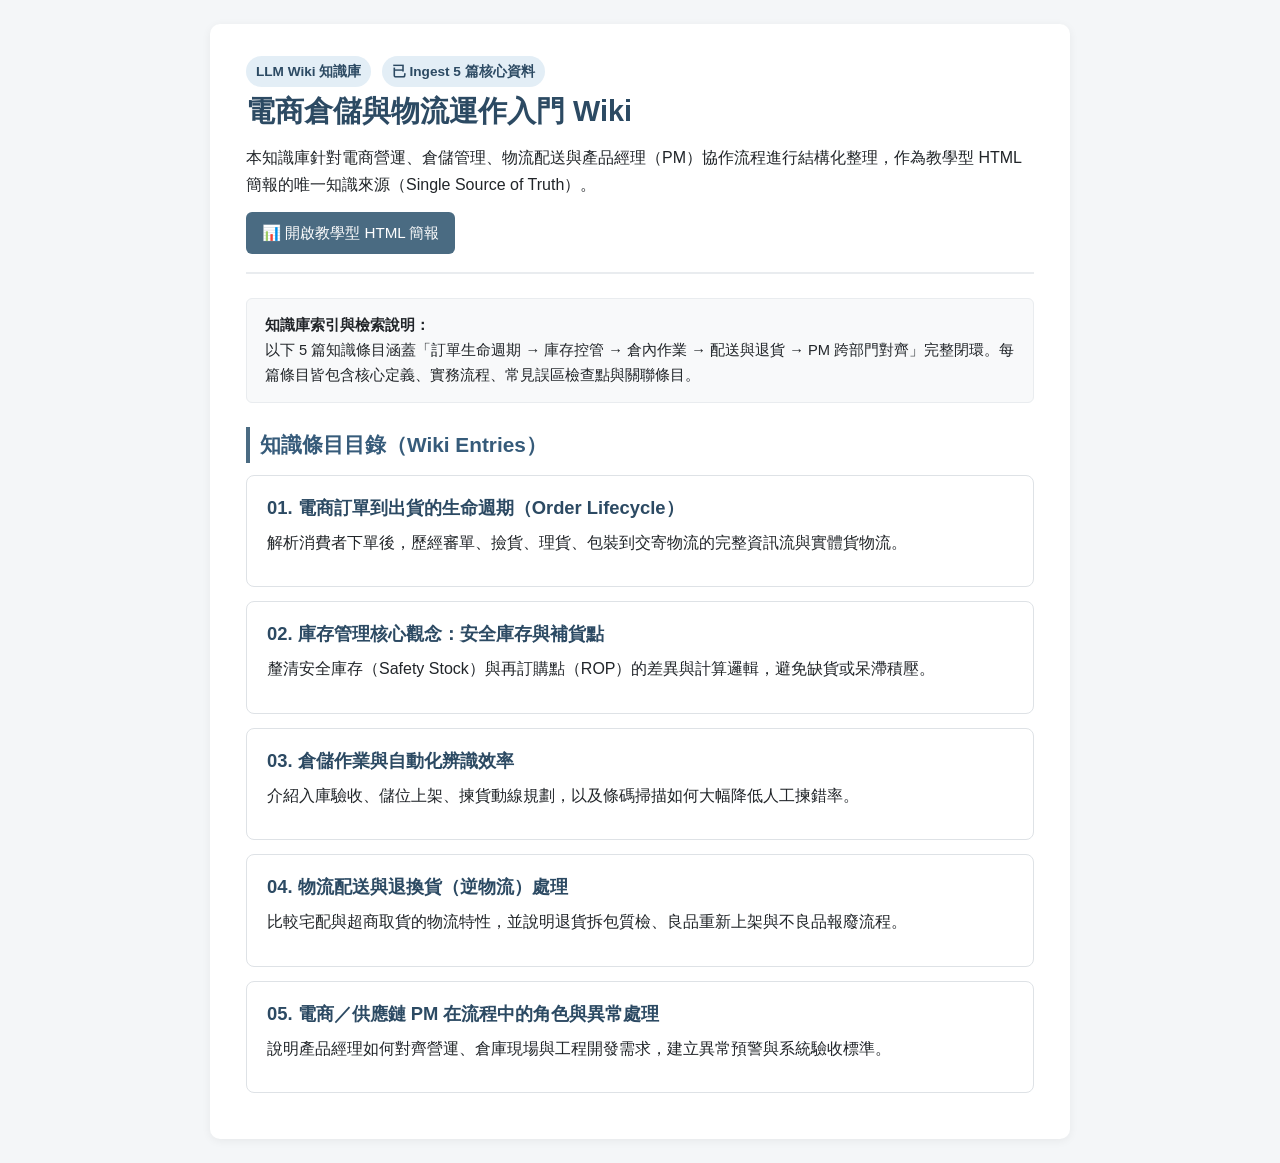
<file: index.html>
<!DOCTYPE html>
<html lang="zh-Hant">
<head>
    <meta charset="UTF-8">
    <meta name="viewport" content="width=device-width, initial-scale=1.0">
    <title>電商倉儲與物流運作 LLM Wiki 知識庫</title>
    <link rel="stylesheet" href="style.css">
</head>
<body>
    <div class="container">
        <header>
            <span class="badge">LLM Wiki 知識庫</span>
            <span class="badge">已 Ingest 5 篇核心資料</span>
            <h1>電商倉儲與物流運作入門 Wiki</h1>
            <p>本知識庫針對電商營運、倉儲管理、物流配送與產品經理（PM）協作流程進行結構化整理，作為教學型 HTML 簡報的唯一知識來源（Single Source of Truth）。</p>
            <div class="nav-bar">
                <a href="slides.html" class="btn">📊 開啟教學型 HTML 簡報</a>
            </div>
        </header>

        <div class="meta-box">
            <strong>知識庫索引與檢索說明：</strong><br>
            以下 5 篇知識條目涵蓋「訂單生命週期 → 庫存控管 → 倉內作業 → 配送與退貨 → PM 跨部門對齊」完整閉環。每篇條目皆包含核心定義、實務流程、常見誤區檢查點與關聯條目。
        </div>

        <h2>知識條目目錄（Wiki Entries）</h2>
        <ul class="wiki-list">
            <li class="wiki-card">
                <a href="wiki/01-order-lifecycle.html">01. 電商訂單到出貨的生命週期（Order Lifecycle）</a>
                <p>解析消費者下單後，歷經審單、撿貨、理貨、包裝到交寄物流的完整資訊流與實體貨物流。</p>
            </li>
            <li class="wiki-card">
                <a href="wiki/02-inventory-management.html">02. 庫存管理核心觀念：安全庫存與補貨點</a>
                <p>釐清安全庫存（Safety Stock）與再訂購點（ROP）的差異與計算邏輯，避免缺貨或呆滯積壓。</p>
            </li>
            <li class="wiki-card">
                <a href="wiki/03-warehouse-operations.html">03. 倉儲作業與自動化辨識效率</a>
                <p>介紹入庫驗收、儲位上架、揀貨動線規劃，以及條碼掃描如何大幅降低人工揀錯率。</p>
            </li>
            <li class="wiki-card">
                <a href="wiki/04-delivery-and-returns.html">04. 物流配送與退換貨（逆物流）處理</a>
                <p>比較宅配與超商取貨的物流特性，並說明退貨拆包質檢、良品重新上架與不良品報廢流程。</p>
            </li>
            <li class="wiki-card">
                <a href="wiki/05-pm-role.html">05. 電商／供應鏈 PM 在流程中的角色與異常處理</a>
                <p>說明產品經理如何對齊營運、倉庫現場與工程開發需求，建立異常預警與系統驗收標準。</p>
            </li>
        </ul>
    </div>
</body>
</html>
</file>
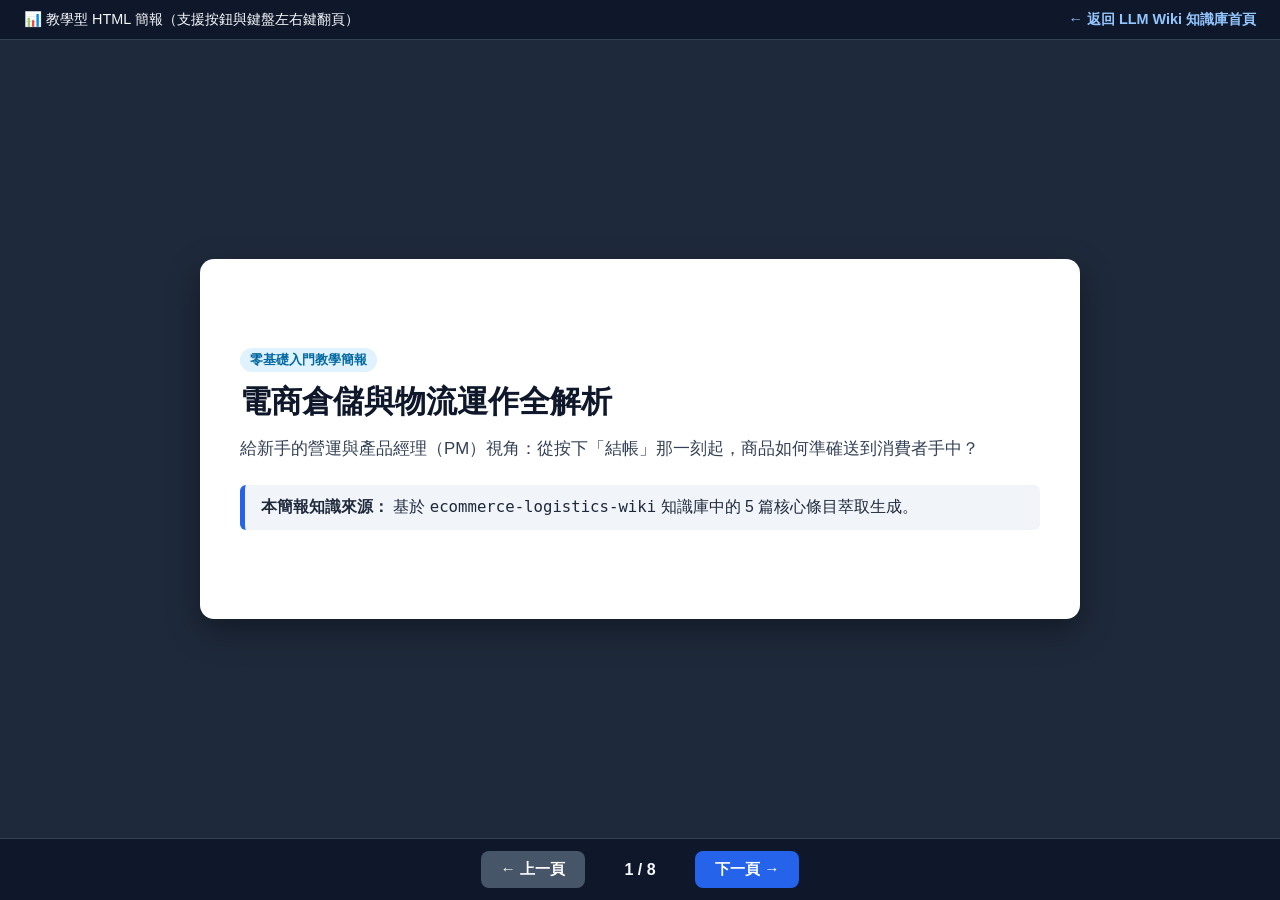
<file: slides.html>
<!DOCTYPE html>
<html lang="zh-Hant">
<head>
    <meta charset="UTF-8">
    <meta name="viewport" content="width=device-width, initial-scale=1.0">
    <title>教學簡報：電商倉儲與物流運作入門</title>
    <style>
        * { box-sizing: border-box; margin: 0; padding: 0; }
        body {
            font-family: -apple-system, BlinkMacSystemFont, "Segoe UI", "Microsoft JhengHei", sans-serif;
            background-color: #1E293B;
            color: #F8FAFC;
            height: 100vh;
            display: flex;
            flex-direction: column;
            justify-content: space-between;
            overflow: hidden;
        }
        .top-bar {
            display: flex;
            justify-content: space-between;
            align-items: center;
            padding: 10px 24px;
            background-color: #0F172A;
            border-bottom: 1px solid #334155;
            font-size: 0.9rem;
        }
        .top-bar a {
            color: #93C5FD;
            text-decoration: none;
            font-weight: 600;
        }
        .slide-stage {
            flex: 1;
            display: flex;
            align-items: center;
            justify-content: center;
            padding: 14px 24px;
            overflow-y: auto;
        }
        .slide {
            display: none;
            background: #FFFFFF;
            color: #1E293B;
            width: 100%;
            max-width: 880px;
            min-height: 360px;
            max-height: 100%;
            border-radius: 14px;
            padding: 28px 40px;
            box-shadow: 0 12px 32px rgba(0,0,0,0.35);
            flex-direction: column;
            justify-content: center;
            overflow-y: auto;
        }
        .slide.active { display: flex; }
        .slide-tag {
            display: inline-block;
            background: #E0F2FE;
            color: #0369A1;
            font-weight: 700;
            font-size: 0.82rem;
            padding: 3px 10px;
            border-radius: 20px;
            margin-bottom: 10px;
            width: fit-content;
        }
        .slide h1 { font-size: 1.95rem; color: #0F172A; margin-bottom: 12px; line-height: 1.3; }
        .slide h2 { font-size: 1.5rem; color: #1E3A8A; margin-bottom: 14px; border-bottom: 2px solid #E2E8F0; padding-bottom: 8px; }
        .slide p { font-size: 1.05rem; line-height: 1.65; color: #334155; margin-bottom: 10px; }
        .slide ul { margin-left: 24px; font-size: 1.02rem; line-height: 1.7; color: #334155; }
        .slide li { margin-bottom: 8px; }
        .highlight-box {
            background: #F1F5F9;
            border-left: 5px solid #2563EB;
            padding: 12px 16px;
            border-radius: 6px;
            margin-top: 12px;
            font-size: 0.98rem;
            color: #1E293B;
        }
        .grid-2 {
            display: grid;
            grid-template-columns: 1fr 1fr;
            gap: 16px;
            margin-top: 8px;
        }
        .card {
            background: #F8FAFC;
            border: 1px solid #CBD5E1;
            border-radius: 8px;
            padding: 14px;
        }
        .card h3 { color: #0369A1; margin-bottom: 6px; font-size: 1.08rem; }
        .controls {
            display: flex;
            justify-content: center;
            align-items: center;
            gap: 20px;
            padding: 12px;
            background-color: #0F172A;
            border-top: 1px solid #334155;
            flex-shrink: 0;
        }
        button {
            background: #2563EB;
            color: white;
            border: none;
            padding: 8px 20px;
            border-radius: 8px;
            font-size: 0.95rem;
            font-weight: 600;
            cursor: pointer;
        }
        button:disabled { background: #475569; cursor: not-allowed; }
        button:hover:not(:disabled) { background: #1D4ED8; }
        #page-indicator { font-weight: 600; min-width: 70px; text-align: center; }
    </style>
</head>
<body>
    <div class="top-bar">
        <span>📊 教學型 HTML 簡報（支援按鈕與鍵盤左右鍵翻頁）</span>
        <a href="index.html">← 返回 LLM Wiki 知識庫首頁</a>
    </div>

    <div class="slide-stage">
        <!-- Slide 1 -->
        <div class="slide active">
            <span class="slide-tag">零基礎入門教學簡報</span>
            <h1>電商倉儲與物流運作全解析</h1>
            <p>給新手的營運與產品經理（PM）視角：從按下「結帳」那一刻起，商品如何準確送到消費者手中？</p>
            <div class="highlight-box">
                <strong>本簡報知識來源：</strong> 基於 <code>ecommerce-logistics-wiki</code> 知識庫中的 5 篇核心條目萃取生成。
            </div>
        </div>

        <!-- Slide 2 -->
        <div class="slide">
            <span class="slide-tag">單元 01｜訂單生命週期</span>
            <h2>按下結帳後，一張訂單經歷了什麼？</h2>
            <p>電商出貨不是「看到訂單就拿去寄」，而是<strong>資訊流</strong>與<strong>實物流</strong>的接力賽：</p>
            <ul>
                <li><strong>1. 下單與審單：</strong> 確認付款成功、地址完整，並檢查系統庫存是否足夠（扣除可用庫存）。</li>
                <li><strong>2. 轉單至倉庫（WMS）：</strong> 訂單派發給倉庫，產生揀貨清單。</li>
                <li><strong>3. 揀貨與理貨：</strong> 人員依儲位把商品拿出來，並按不同買家的訂單分堆。</li>
                <li><strong>4. 打包與貼單：</strong> 裝箱防撞、列印物流託運單，交給物流司機刷碼收件。</li>
            </ul>
        </div>

        <!-- Slide 3 -->
        <div class="slide">
            <span class="slide-tag">單元 02｜庫存管理核心</span>
            <h2>別再搞混！「安全庫存」vs「補貨點」</h2>
            <p>新手最常把這兩個名詞當成同一件事，但它們在系統裡扮演完全不同的角色：</p>
            <div class="grid-2">
                <div class="card">
                    <h3>🛡️ 安全庫存（Safety Stock）</h3>
                    <p><strong>定義：</strong> 為了防範「突然爆單」或「廠商延遲交貨」而預留的<strong>保命底線庫存</strong>。</p>
                    <p><strong>白話比喻：</strong> 錢包裡平常絕對不花掉的 1,000 元緊急備用金。</p>
                </div>
                <div class="card">
                    <h3>🔔 補貨點（Reorder Point, ROP）</h3>
                    <p><strong>定義：</strong> 觸發「該向供應商叫貨」的<strong>警戒線水位</strong>。</p>
                    <p><strong>公式邏輯：</strong> 補貨點 =（每天平均銷量 × 進貨天數）＋ 安全庫存。</p>
                </div>
            </div>
        </div>

        <!-- Slide 4 -->
        <div class="slide">
            <span class="slide-tag">單元 03｜倉儲作業與辨識</span>
            <h2>倉庫怎麼做到「又快又不會拿錯貨」？</h2>
            <ul>
                <li><strong>標準化入庫與儲位管理：</strong> 商品進倉先驗收貼標，並綁定固定貨架編號（儲位），不靠老員工記憶找貨。</li>
                <li><strong>揀貨動線優化：</strong> 系統自動將同一區（例如 A 區貨架）的訂單合併成「批次揀貨」，減少人員來回走動時間。</li>
                <li><strong>條碼掃描防呆（核心關鍵）：</strong> 揀貨與打包時刷商品條碼，若拿錯顏色或尺寸，系統立刻發出警示音阻擋出貨。</li>
            </ul>
            <div class="highlight-box">
                💡 <strong>重點觀念：</strong> 倉儲效率的核心在於「用系統防呆取代人工記憶」。
            </div>
        </div>

        <!-- Slide 5 -->
        <div class="slide">
            <span class="slide-tag">單元 04｜物流配送與逆物流</span>
            <h2>貨寄出去之後：正向配送與退貨處理</h2>
            <div class="grid-2">
                <div class="card">
                    <h3>🚚 正向物流（送到買家手上）</h3>
                    <p><strong>宅配：</strong> 適合大型、重物或冷藏生鮮，直接送到府，但需注意無人簽收問題。</p>
                    <p><strong>超商取貨：</strong> 台灣電商主流，取貨率高，但有嚴格的材積與重量上限。</p>
                </div>
                <div class="card">
                    <h3>🔄 逆物流（買家申請退貨）</h3>
                    <p>退貨不是直接放回貨架！必須經過<strong>「拆包質檢」</strong>：</p>
                    <p>確認包裝完整、無使用痕跡才轉為「良品重新上架」；受損則列為不良品報廢或整新。</p>
                </div>
            </div>
        </div>

        <!-- Slide 6 -->
        <div class="slide">
            <span class="slide-tag">單元 05｜PM 在供應鏈的角色</span>
            <h2>電商／供應鏈 PM 每天在解決什麼問題？</h2>
            <p>PM 是連接「業務營運」、「倉庫現場」與「工程師」的翻譯官與流程設計者：</p>
            <ul>
                <li><strong>對齊需求與防呆：</strong> 營運想做「買 A 送 B 活動」，PM 需提前確認倉庫系統是否支援自動帶出贈品，避免漏寄。</li>
                <li><strong>設計異常處理機制：</strong> 當發生「超賣（庫存不足）」或「物流包裹遺失」時，制定系統自動通知與客服補寄 SOP。</li>
                <li><strong>定義數據與驗收指標：</strong> 追蹤揀貨正確率、出貨準時率與庫存週轉天數，持續優化系統流程。</li>
            </ul>
        </div>

        <!-- Slide 7 -->
        <div class="slide">
            <span class="slide-tag">全流程串聯總結</span>
            <h2>一張表看懂五大環節的協作關係</h2>
            <ul>
                <li><strong>訂單層（前台）：</strong> 接單並鎖定庫存 → 確保不超賣。</li>
                <li><strong>庫存層（規劃）：</strong> 監控補貨點與安全庫存 → 確保不斷貨。</li>
                <li><strong>倉儲層（現場）：</strong> 儲位導引與條碼掃描 → 確保不拿錯。</li>
                <li><strong>物流層（運輸）：</strong> 正向配送與退貨質檢 → 確保準時達與帳實相符。</li>
                <li><strong>PM 層（中樞）：</strong> 串聯系統規則與異常流程 → 讓整條鏈路順暢運轉。</li>
            </ul>
        </div>

        <!-- Slide 8 -->
        <div class="slide">
            <span class="slide-tag">延伸學習與驗證</span>
            <h2>想深入了解每個細節？</h2>
            <p>本簡報為教學精華版，若需查閱各單元的完整定義、計算範例與常見誤區檢查，請點擊下方按鈕前往 LLM Wiki 知識庫瀏覽完整條目。</p>
            <div class="highlight-box">
                👉 <a href="index.html" style="color: #1D4ED8; font-weight: bold;">返回《電商倉儲與物流運作入門 Wiki》查閱 5 篇完整資料</a>
            </div>
        </div>
    </div>

    <div class="controls">
        <button id="prev-btn" onclick="changeSlide(-1)">← 上一頁</button>
        <span id="page-indicator">1 / 8</span>
        <button id="next-btn" onclick="changeSlide(1)">下一頁 →</button>
    </div>

    <script>
        let currentSlide = 0;
        const slides = document.querySelectorAll('.slide');
        const prevBtn = document.getElementById('prev-btn');
        const nextBtn = document.getElementById('next-btn');
        const indicator = document.getElementById('page-indicator');

        function updateSlides() {
            slides.forEach((s, i) => s.classList.toggle('active', i === currentSlide));
            indicator.textContent = `${currentSlide + 1} / ${slides.length}`;
            prevBtn.disabled = currentSlide === 0;
            nextBtn.disabled = currentSlide === slides.length - 1;
        }

        function changeSlide(step) {
            const next = currentSlide + step;
            if (next >= 0 && next < slides.length) {
                currentSlide = next;
                updateSlides();
            }
        }

        document.addEventListener('keydown', (e) => {
            if (e.key === 'ArrowRight' || e.key === ' ') changeSlide(1);
            if (e.key === 'ArrowLeft') changeSlide(-1);
        });

        updateSlides();
    </script>
</body>
</html>
</file>
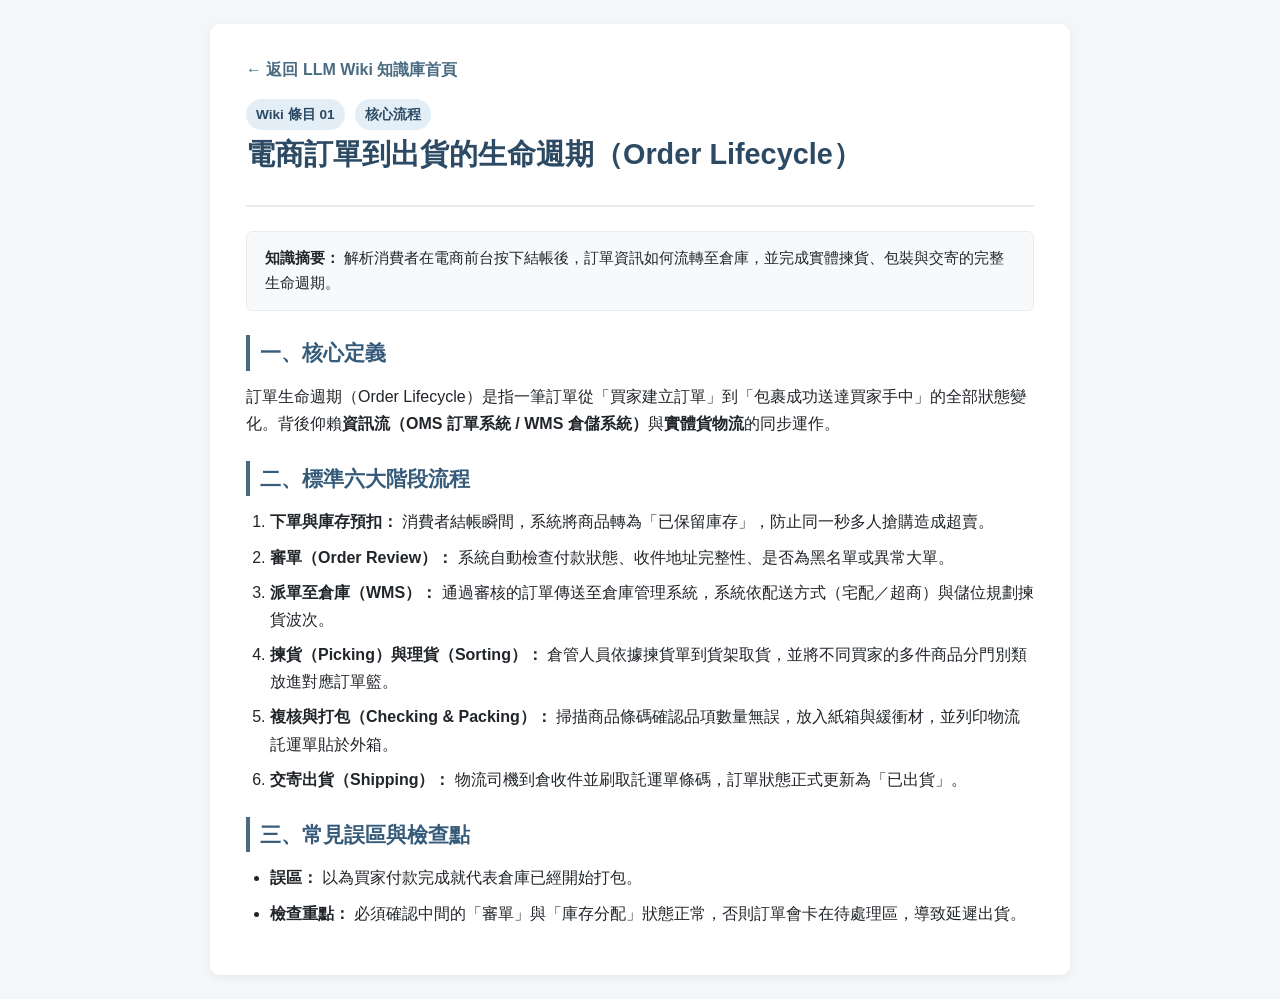
<file: wiki/01-order-lifecycle.html>
<!DOCTYPE html>
<html lang="zh-Hant">
<head>
    <meta charset="UTF-8">
    <meta name="viewport" content="width=device-width, initial-scale=1.0">
    <title>01. 電商訂單到出貨的生命週期 - LLM Wiki</title>
    <link rel="stylesheet" href="../style.css">
</head>
<body>
    <div class="container">
        <a href="../index.html" class="back-link">← 返回 LLM Wiki 知識庫首頁</a>
        <header>
            <span class="badge">Wiki 條目 01</span>
            <span class="badge">核心流程</span>
            <h1>電商訂單到出貨的生命週期（Order Lifecycle）</h1>
        </header>

        <div class="meta-box">
            <strong>知識摘要：</strong> 解析消費者在電商前台按下結帳後，訂單資訊如何流轉至倉庫，並完成實體揀貨、包裝與交寄的完整生命週期。
        </div>

        <h2>一、核心定義</h2>
        <p>訂單生命週期（Order Lifecycle）是指一筆訂單從「買家建立訂單」到「包裹成功送達買家手中」的全部狀態變化。背後仰賴<strong>資訊流（OMS 訂單系統 / WMS 倉儲系統）</strong>與<strong>實體貨物流</strong>的同步運作。</p>

        <h2>二、標準六大階段流程</h2>
        <ol class="content-list">
            <li><strong>下單與庫存預扣：</strong> 消費者結帳瞬間，系統將商品轉為「已保留庫存」，防止同一秒多人搶購造成超賣。</li>
            <li><strong>審單（Order Review）：</strong> 系統自動檢查付款狀態、收件地址完整性、是否為黑名單或異常大單。</li>
            <li><strong>派單至倉庫（WMS）：</strong> 通過審核的訂單傳送至倉庫管理系統，系統依配送方式（宅配／超商）與儲位規劃揀貨波次。</li>
            <li><strong>揀貨（Picking）與理貨（Sorting）：</strong> 倉管人員依據揀貨單到貨架取貨，並將不同買家的多件商品分門別類放進對應訂單籃。</li>
            <li><strong>複核與打包（Checking & Packing）：</strong> 掃描商品條碼確認品項數量無誤，放入紙箱與緩衝材，並列印物流託運單貼於外箱。</li>
            <li><strong>交寄出貨（Shipping）：</strong> 物流司機到倉收件並刷取託運單條碼，訂單狀態正式更新為「已出貨」。</li>
        </ol>

        <h2>三、常見誤區與檢查點</h2>
        <ul class="content-list">
            <li><strong>誤區：</strong> 以為買家付款完成就代表倉庫已經開始打包。</li>
            <li><strong>檢查重點：</strong> 必須確認中間的「審單」與「庫存分配」狀態正常，否則訂單會卡在待處理區，導致延遲出貨。</li>
        </ul>
    </div>
</body>
</html>
</file>
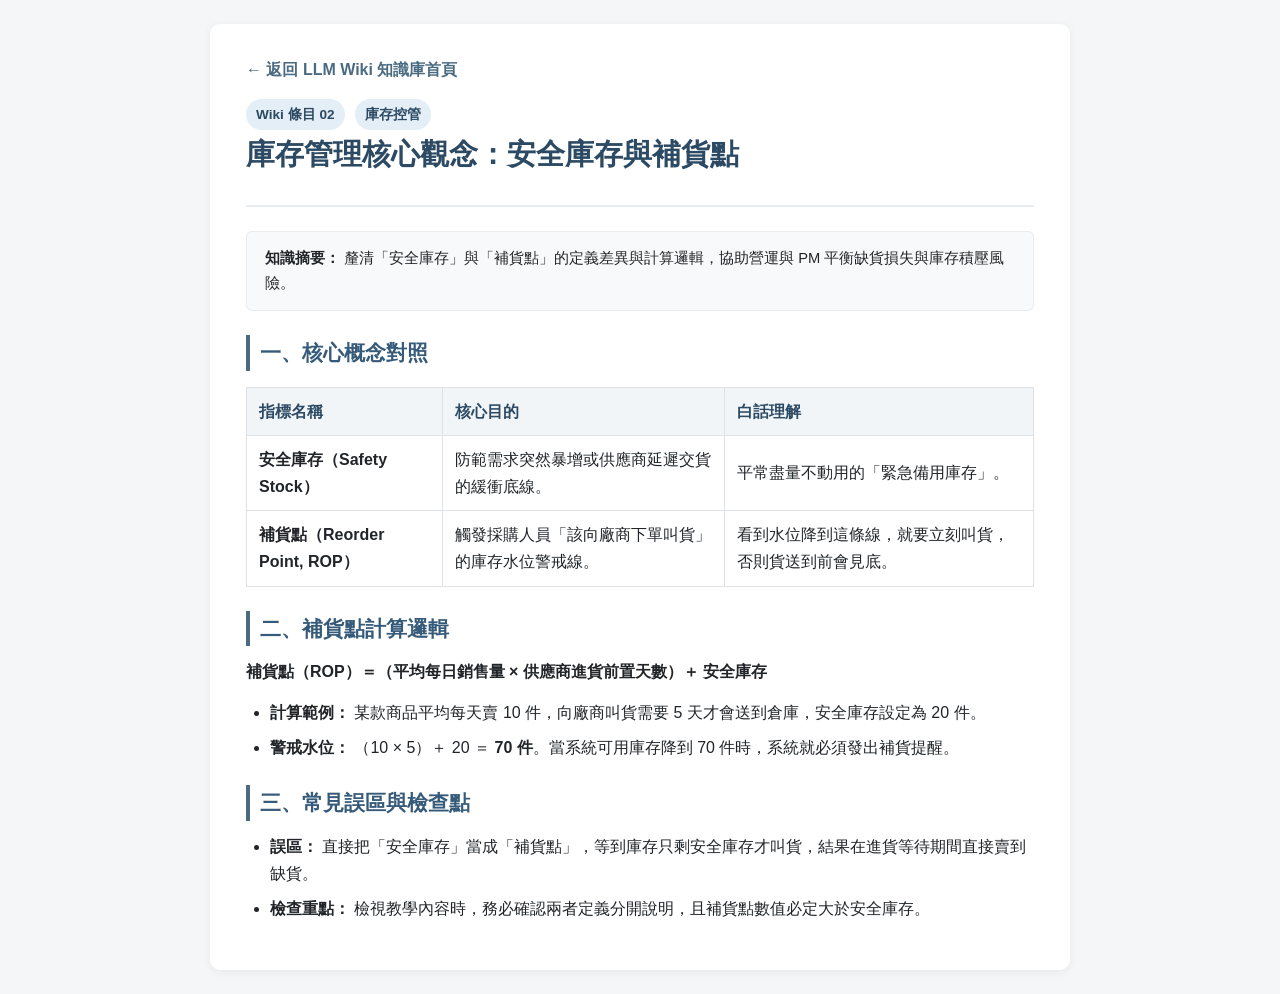
<file: wiki/02-inventory-management.html>
<!DOCTYPE html>
<html lang="zh-Hant">
<head>
    <meta charset="UTF-8">
    <meta name="viewport" content="width=device-width, initial-scale=1.0">
    <title>02. 庫存管理核心觀念 - LLM Wiki</title>
    <link rel="stylesheet" href="../style.css">
</head>
<body>
    <div class="container">
        <a href="../index.html" class="back-link">← 返回 LLM Wiki 知識庫首頁</a>
        <header>
            <span class="badge">Wiki 條目 02</span>
            <span class="badge">庫存控管</span>
            <h1>庫存管理核心觀念：安全庫存與補貨點</h1>
        </header>

        <div class="meta-box">
            <strong>知識摘要：</strong> 釐清「安全庫存」與「補貨點」的定義差異與計算邏輯，協助營運與 PM 平衡缺貨損失與庫存積壓風險。
        </div>

        <h2>一、核心概念對照</h2>
        <table>
            <thead>
                <tr>
                    <th>指標名稱</th>
                    <th>核心目的</th>
                    <th>白話理解</th>
                </tr>
            </thead>
            <tbody>
                <tr>
                    <td><strong>安全庫存（Safety Stock）</strong></td>
                    <td>防範需求突然暴增或供應商延遲交貨的緩衝底線。</td>
                    <td>平常盡量不動用的「緊急備用庫存」。</td>
                </tr>
                <tr>
                    <td><strong>補貨點（Reorder Point, ROP）</strong></td>
                    <td>觸發採購人員「該向廠商下單叫貨」的庫存水位警戒線。</td>
                    <td>看到水位降到這條線，就要立刻叫貨，否則貨送到前會見底。</td>
                </tr>
            </tbody>
        </table>

        <h2>二、補貨點計算邏輯</h2>
        <p><strong>補貨點（ROP）＝（平均每日銷售量 × 供應商進貨前置天數）＋ 安全庫存</strong></p>
        <ul class="content-list">
            <li><strong>計算範例：</strong> 某款商品平均每天賣 10 件，向廠商叫貨需要 5 天才會送到倉庫，安全庫存設定為 20 件。</li>
            <li><strong>警戒水位：</strong> （10 × 5）＋ 20 ＝ <strong>70 件</strong>。當系統可用庫存降到 70 件時，系統就必須發出補貨提醒。</li>
        </ul>

        <h2>三、常見誤區與檢查點</h2>
        <ul class="content-list">
            <li><strong>誤區：</strong> 直接把「安全庫存」當成「補貨點」，等到庫存只剩安全庫存才叫貨，結果在進貨等待期間直接賣到缺貨。</li>
            <li><strong>檢查重點：</strong> 檢視教學內容時，務必確認兩者定義分開說明，且補貨點數值必定大於安全庫存。</li>
        </ul>
    </div>
</body>
</html>
</file>
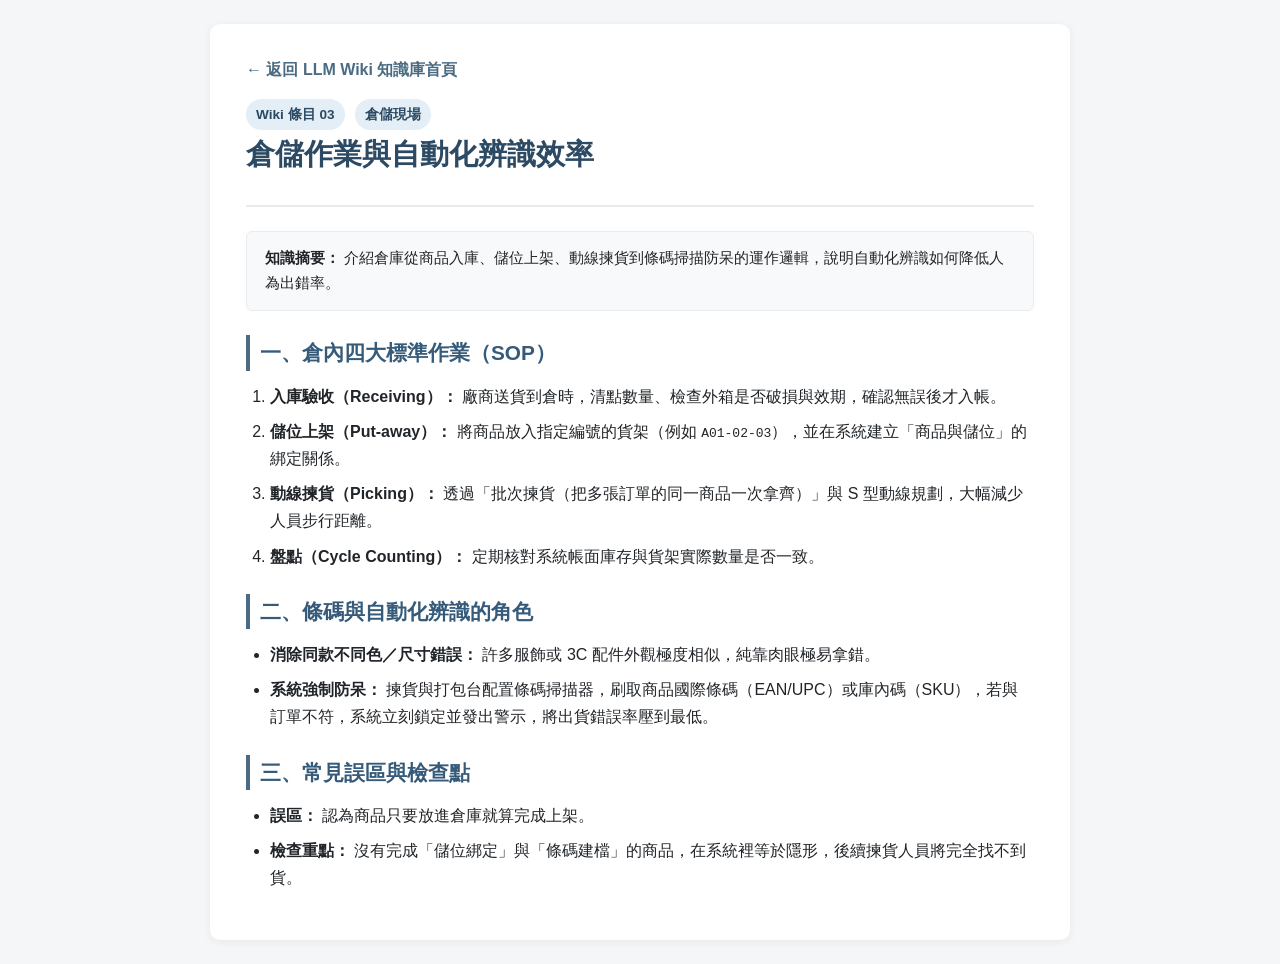
<file: wiki/03-warehouse-operations.html>
<!DOCTYPE html>
<html lang="zh-Hant">
<head>
    <meta charset="UTF-8">
    <meta name="viewport" content="width=device-width, initial-scale=1.0">
    <title>03. 倉儲作業與自動化辨識效率 - LLM Wiki</title>
    <link rel="stylesheet" href="../style.css">
</head>
<body>
    <div class="container">
        <a href="../index.html" class="back-link">← 返回 LLM Wiki 知識庫首頁</a>
        <header>
            <span class="badge">Wiki 條目 03</span>
            <span class="badge">倉儲現場</span>
            <h1>倉儲作業與自動化辨識效率</h1>
        </header>

        <div class="meta-box">
            <strong>知識摘要：</strong> 介紹倉庫從商品入庫、儲位上架、動線揀貨到條碼掃描防呆的運作邏輯，說明自動化辨識如何降低人為出錯率。
        </div>

        <h2>一、倉內四大標準作業（SOP）</h2>
        <ol class="content-list">
            <li><strong>入庫驗收（Receiving）：</strong> 廠商送貨到倉時，清點數量、檢查外箱是否破損與效期，確認無誤後才入帳。</li>
            <li><strong>儲位上架（Put-away）：</strong> 將商品放入指定編號的貨架（例如 <code>A01-02-03</code>），並在系統建立「商品與儲位」的綁定關係。</li>
            <li><strong>動線揀貨（Picking）：</strong> 透過「批次揀貨（把多張訂單的同一商品一次拿齊）」與 S 型動線規劃，大幅減少人員步行距離。</li>
            <li><strong>盤點（Cycle Counting）：</strong> 定期核對系統帳面庫存與貨架實際數量是否一致。</li>
        </ol>

        <h2>二、條碼與自動化辨識的角色</h2>
        <ul class="content-list">
            <li><strong>消除同款不同色／尺寸錯誤：</strong> 許多服飾或 3C 配件外觀極度相似，純靠肉眼極易拿錯。</li>
            <li><strong>系統強制防呆：</strong> 揀貨與打包台配置條碼掃描器，刷取商品國際條碼（EAN/UPC）或庫內碼（SKU），若與訂單不符，系統立刻鎖定並發出警示，將出貨錯誤率壓到最低。</li>
        </ul>

        <h2>三、常見誤區與檢查點</h2>
        <ul class="content-list">
            <li><strong>誤區：</strong> 認為商品只要放進倉庫就算完成上架。</li>
            <li><strong>檢查重點：</strong> 沒有完成「儲位綁定」與「條碼建檔」的商品，在系統裡等於隱形，後續揀貨人員將完全找不到貨。</li>
        </ul>
    </div>
</body>
</html>
</file>
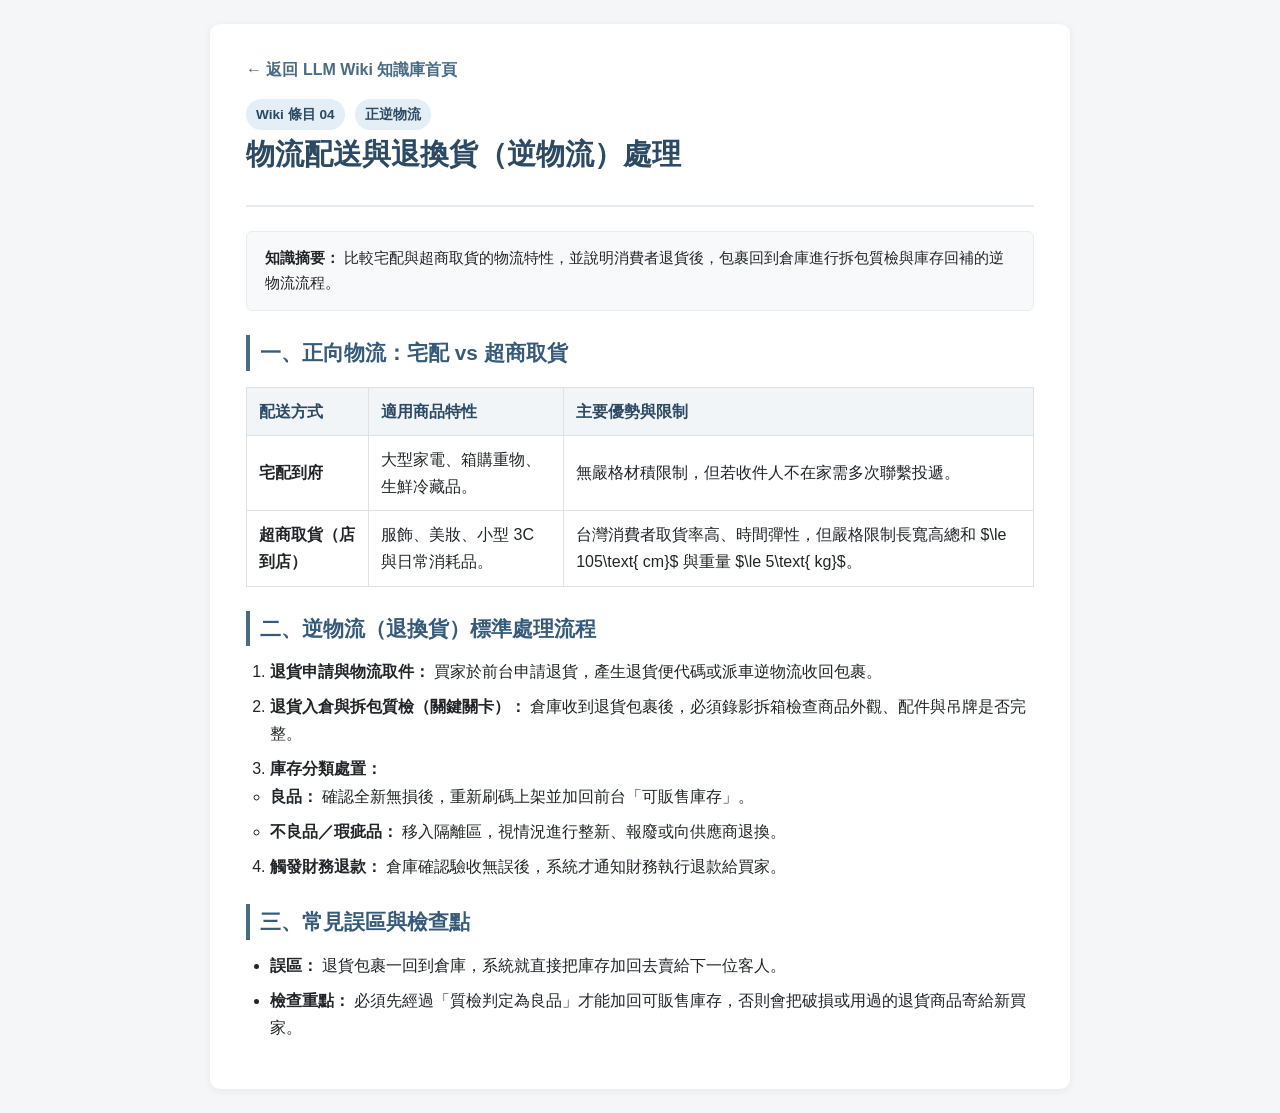
<file: wiki/04-delivery-and-returns.html>
<!DOCTYPE html>
<html lang="zh-Hant">
<head>
    <meta charset="UTF-8">
    <meta name="viewport" content="width=device-width, initial-scale=1.0">
    <title>04. 物流配送與退換貨處理 - LLM Wiki</title>
    <link rel="stylesheet" href="../style.css">
</head>
<body>
    <div class="container">
        <a href="../index.html" class="back-link">← 返回 LLM Wiki 知識庫首頁</a>
        <header>
            <span class="badge">Wiki 條目 04</span>
            <span class="badge">正逆物流</span>
            <h1>物流配送與退換貨（逆物流）處理</h1>
        </header>

        <div class="meta-box">
            <strong>知識摘要：</strong> 比較宅配與超商取貨的物流特性，並說明消費者退貨後，包裹回到倉庫進行拆包質檢與庫存回補的逆物流流程。
        </div>

        <h2>一、正向物流：宅配 vs 超商取貨</h2>
        <table>
            <thead>
                <tr>
                    <th>配送方式</th>
                    <th>適用商品特性</th>
                    <th>主要優勢與限制</th>
                </tr>
            </thead>
            <tbody>
                <tr>
                    <td><strong>宅配到府</strong></td>
                    <td>大型家電、箱購重物、生鮮冷藏品。</td>
                    <td>無嚴格材積限制，但若收件人不在家需多次聯繫投遞。</td>
                </tr>
                <tr>
                    <td><strong>超商取貨（店到店）</strong></td>
                    <td>服飾、美妝、小型 3C 與日常消耗品。</td>
                    <td>台灣消費者取貨率高、時間彈性，但嚴格限制長寬高總和 $\le 105\text{ cm}$ 與重量 $\le 5\text{ kg}$。</td>
                </tr>
            </tbody>
        </table>

        <h2>二、逆物流（退換貨）標準處理流程</h2>
        <ol class="content-list">
            <li><strong>退貨申請與物流取件：</strong> 買家於前台申請退貨，產生退貨便代碼或派車逆物流收回包裹。</li>
            <li><strong>退貨入倉與拆包質檢（關鍵關卡）：</strong> 倉庫收到退貨包裹後，必須錄影拆箱檢查商品外觀、配件與吊牌是否完整。</li>
            <li><strong>庫存分類處置：</strong>
                <ul>
                    <li><strong>良品：</strong> 確認全新無損後，重新刷碼上架並加回前台「可販售庫存」。</li>
                    <li><strong>不良品／瑕疵品：</strong> 移入隔離區，視情況進行整新、報廢或向供應商退換。</li>
                </ul>
            </li>
            <li><strong>觸發財務退款：</strong> 倉庫確認驗收無誤後，系統才通知財務執行退款給買家。</li>
        </ol>

        <h2>三、常見誤區與檢查點</h2>
        <ul class="content-list">
            <li><strong>誤區：</strong> 退貨包裹一回到倉庫，系統就直接把庫存加回去賣給下一位客人。</li>
            <li><strong>檢查重點：</strong> 必須先經過「質檢判定為良品」才能加回可販售庫存，否則會把破損或用過的退貨商品寄給新買家。</li>
        </ul>
    </div>
</body>
</html>
</file>
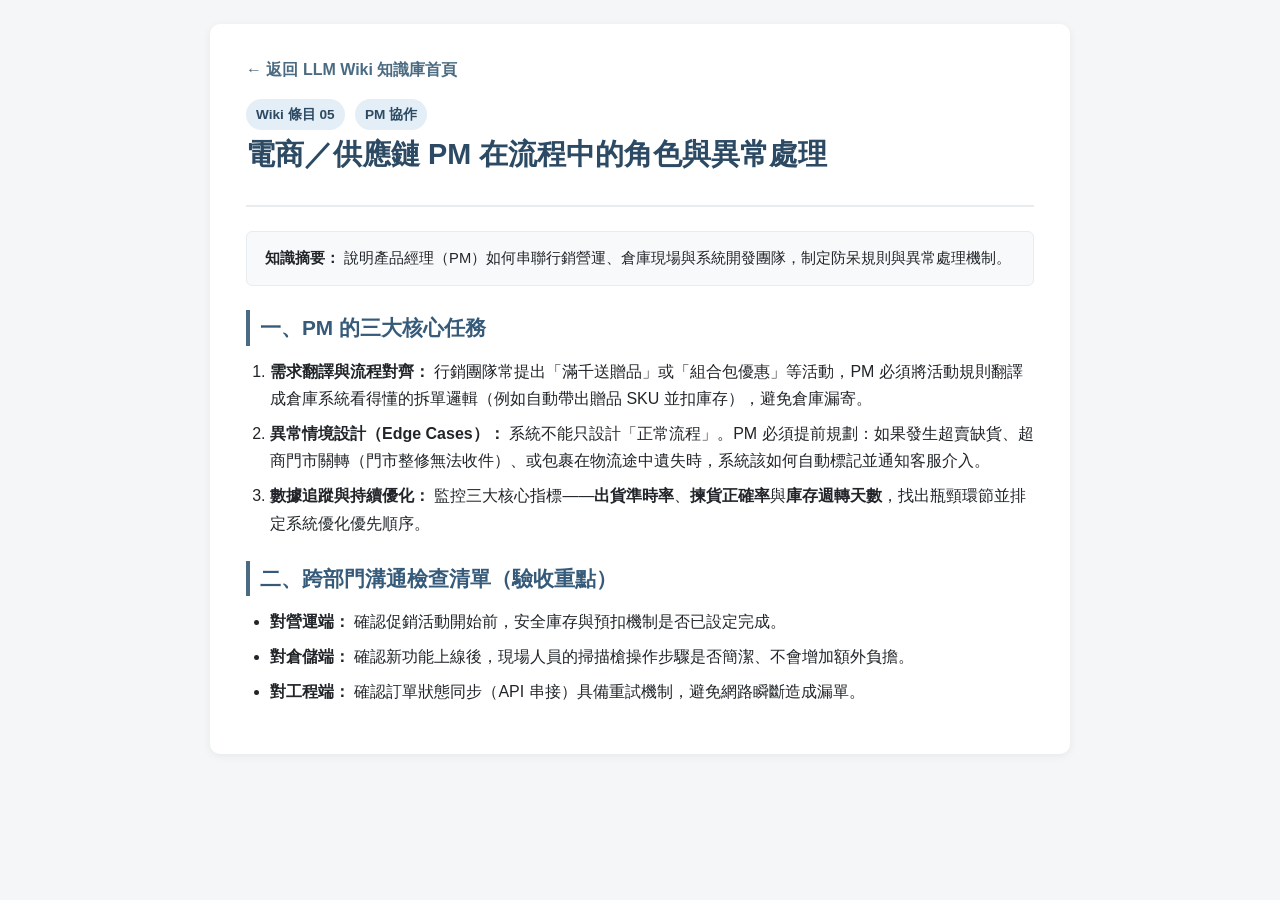
<file: wiki/05-pm-role.html>
<!DOCTYPE html>
<html lang="zh-Hant">
<head>
    <meta charset="UTF-8">
    <meta name="viewport" content="width=device-width, initial-scale=1.0">
    <title>05. 電商／供應鏈 PM 在流程中的角色 - LLM Wiki</title>
    <link rel="stylesheet" href="../style.css">
</head>
<body>
    <div class="container">
        <a href="../index.html" class="back-link">← 返回 LLM Wiki 知識庫首頁</a>
        <header>
            <span class="badge">Wiki 條目 05</span>
            <span class="badge">PM 協作</span>
            <h1>電商／供應鏈 PM 在流程中的角色與異常處理</h1>
        </header>

        <div class="meta-box">
            <strong>知識摘要：</strong> 說明產品經理（PM）如何串聯行銷營運、倉庫現場與系統開發團隊，制定防呆規則與異常處理機制。
        </div>

        <h2>一、PM 的三大核心任務</h2>
        <ol class="content-list">
            <li><strong>需求翻譯與流程對齊：</strong> 行銷團隊常提出「滿千送贈品」或「組合包優惠」等活動，PM 必須將活動規則翻譯成倉庫系統看得懂的拆單邏輯（例如自動帶出贈品 SKU 並扣庫存），避免倉庫漏寄。</li>
            <li><strong>異常情境設計（Edge Cases）：</strong> 系統不能只設計「正常流程」。PM 必須提前規劃：如果發生超賣缺貨、超商門市關轉（門市整修無法收件）、或包裹在物流途中遺失時，系統該如何自動標記並通知客服介入。</li>
            <li><strong>數據追蹤與持續優化：</strong> 監控三大核心指標——<strong>出貨準時率</strong>、<strong>揀貨正確率</strong>與<strong>庫存週轉天數</strong>，找出瓶頸環節並排定系統優化優先順序。</li>
        </ol>

        <h2>二、跨部門溝通檢查清單（驗收重點）</h2>
        <ul class="content-list">
            <li><strong>對營運端：</strong> 確認促銷活動開始前，安全庫存與預扣機制是否已設定完成。</li>
            <li><strong>對倉儲端：</strong> 確認新功能上線後，現場人員的掃描槍操作步驟是否簡潔、不會增加額外負擔。</li>
            <li><strong>對工程端：</strong> 確認訂單狀態同步（API 串接）具備重試機制，避免網路瞬斷造成漏單。</li>
        </ul>
    </div>
</body>
</html>
</file>
<file: style.css>
* {
    box-sizing: border-box;
    margin: 0;
    padding: 0;
}

body {
    font-family: -apple-system, BlinkMacSystemFont, "Segoe UI", "Microsoft JhengHei", sans-serif;
    background-color: #F4F6F8;
    color: #212529;
    line-height: 1.7;
    padding: 24px 16px;
}

.container {
    max-width: 860px;
    margin: 0 auto;
    background: #FFFFFF;
    padding: 32px 36px;
    border-radius: 10px;
    box-shadow: 0 2px 10px rgba(0, 0, 0, 0.06);
}

header {
    border-bottom: 2px solid #E9ECEF;
    padding-bottom: 18px;
    margin-bottom: 24px;
}

h1 {
    color: #2C4A63;
    font-size: 1.8rem;
    margin-bottom: 8px;
}

h2 {
    color: #365B7A;
    font-size: 1.3rem;
    margin: 24px 0 12px;
    border-left: 4px solid #4A6B82;
    padding-left: 10px;
}

p {
    margin-bottom: 14px;
}

.badge {
    display: inline-block;
    background-color: #E3EEF6;
    color: #2C4A63;
    font-size: 0.85rem;
    font-weight: 600;
    padding: 4px 10px;
    border-radius: 20px;
    margin-right: 6px;
}

.nav-bar {
    display: flex;
    gap: 12px;
    margin-top: 14px;
    flex-wrap: wrap;
}

.btn {
    display: inline-block;
    background-color: #4A6B82;
    color: #FFFFFF;
    text-decoration: none;
    padding: 8px 16px;
    border-radius: 6px;
    font-size: 0.95rem;
    font-weight: 500;
}

.btn:hover {
    background-color: #375266;
}

.btn-outline {
    background-color: #FFFFFF;
    color: #4A6B82;
    border: 1.5px solid #4A6B82;
}

.btn-outline:hover {
    background-color: #F0F5F9;
}

.wiki-list {
    list-style: none;
}

.wiki-card {
    border: 1px solid #DEE2E6;
    border-radius: 8px;
    padding: 16px 20px;
    margin-bottom: 14px;
    transition: border-color 0.2s;
}

.wiki-card:hover {
    border-color: #4A6B82;
}

.wiki-card a {
    color: #2C4A63;
    font-size: 1.15rem;
    font-weight: 700;
    text-decoration: none;
    display: block;
    margin-bottom: 6px;
}

.wiki-card a:hover {
    text-decoration: underline;
}

.meta-box {
    background-color: #F8F9FA;
    border: 1px solid #E9ECEF;
    border-radius: 6px;
    padding: 14px 18px;
    margin-bottom: 20px;
    font-size: 0.92rem;
}

ul.content-list, ol.content-list {
    margin: 0 0 16px 24px;
}

ul.content-list li, ol.content-list li {
    margin-bottom: 8px;
}

table {
    width: 100%;
    border-collapse: collapse;
    margin: 16px 0;
}

th, td {
    border: 1px solid #DEE2E6;
    padding: 10px 12px;
    text-align: left;
}

th {
    background-color: #F1F5F8;
    color: #2C4A63;
}

.back-link {
    display: inline-block;
    margin-bottom: 16px;
    color: #4A6B82;
    text-decoration: none;
    font-weight: 600;
}

.back-link:hover {
    text-decoration: underline;
}
</file>
